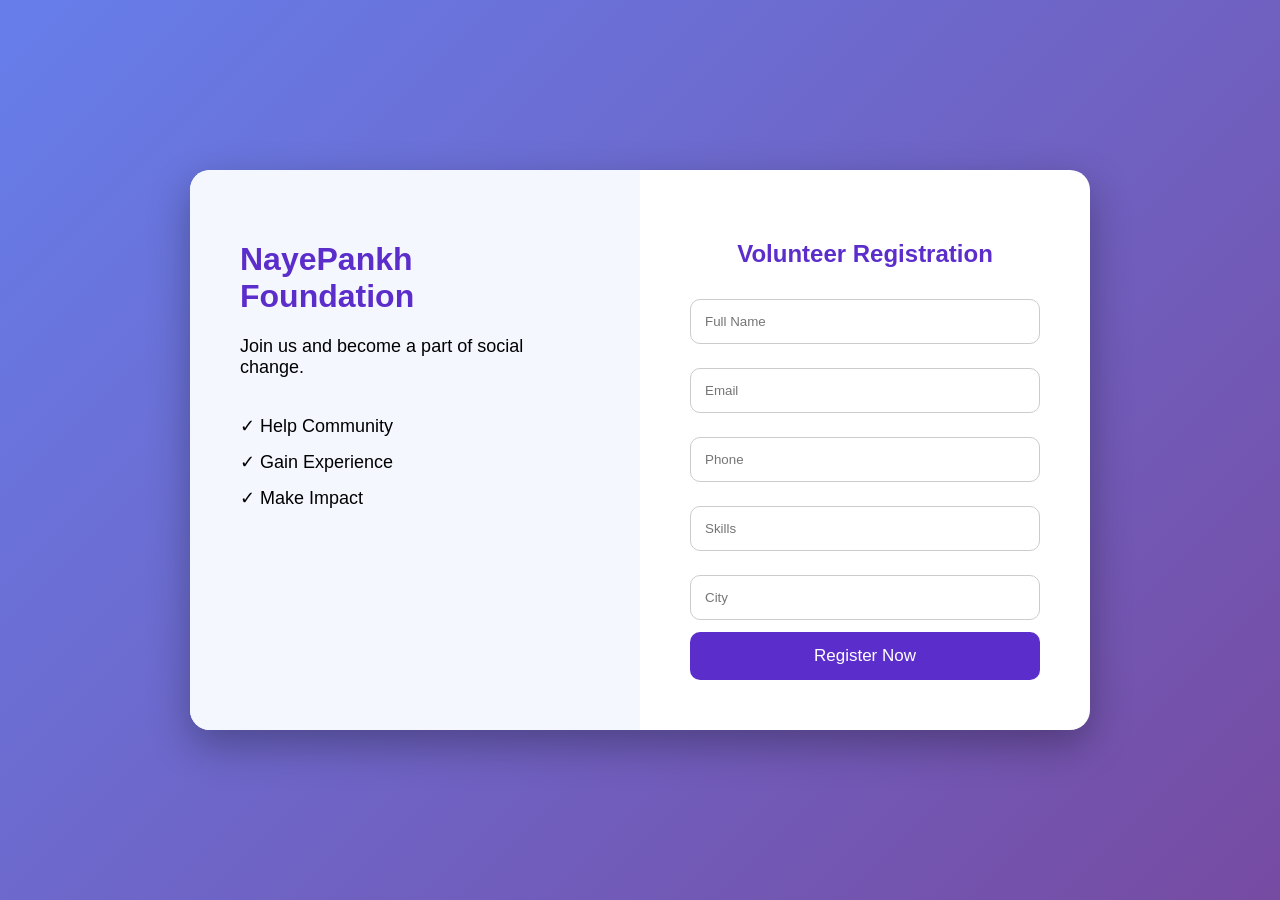
<file: templates/index.html>
<!DOCTYPE html>

<html>

<head>

<title>NayePankh Volunteer</title>

<link rel="stylesheet" href="/static/style.css">

</head>


<body>


<div class="container">


<div class="left">

<h1>NayePankh Foundation</h1>

<p>
Join us and become a part of social change.
</p>


<div class="feature">

✓ Help Community
<br>
✓ Gain Experience
<br>
✓ Make Impact

</div>


</div>



<div class="card">


<h2>Volunteer Registration</h2>


<form action="/register" method="POST">


<input name="name" placeholder="Full Name" required>


<input name="email" placeholder="Email" required>


<input name="phone" placeholder="Phone" required>


<input name="skills" placeholder="Skills" required>


<input name="city" placeholder="City" required>



<button>
Register Now
</button>


</form>


</div>


</div>


</body>

</html>
</file>
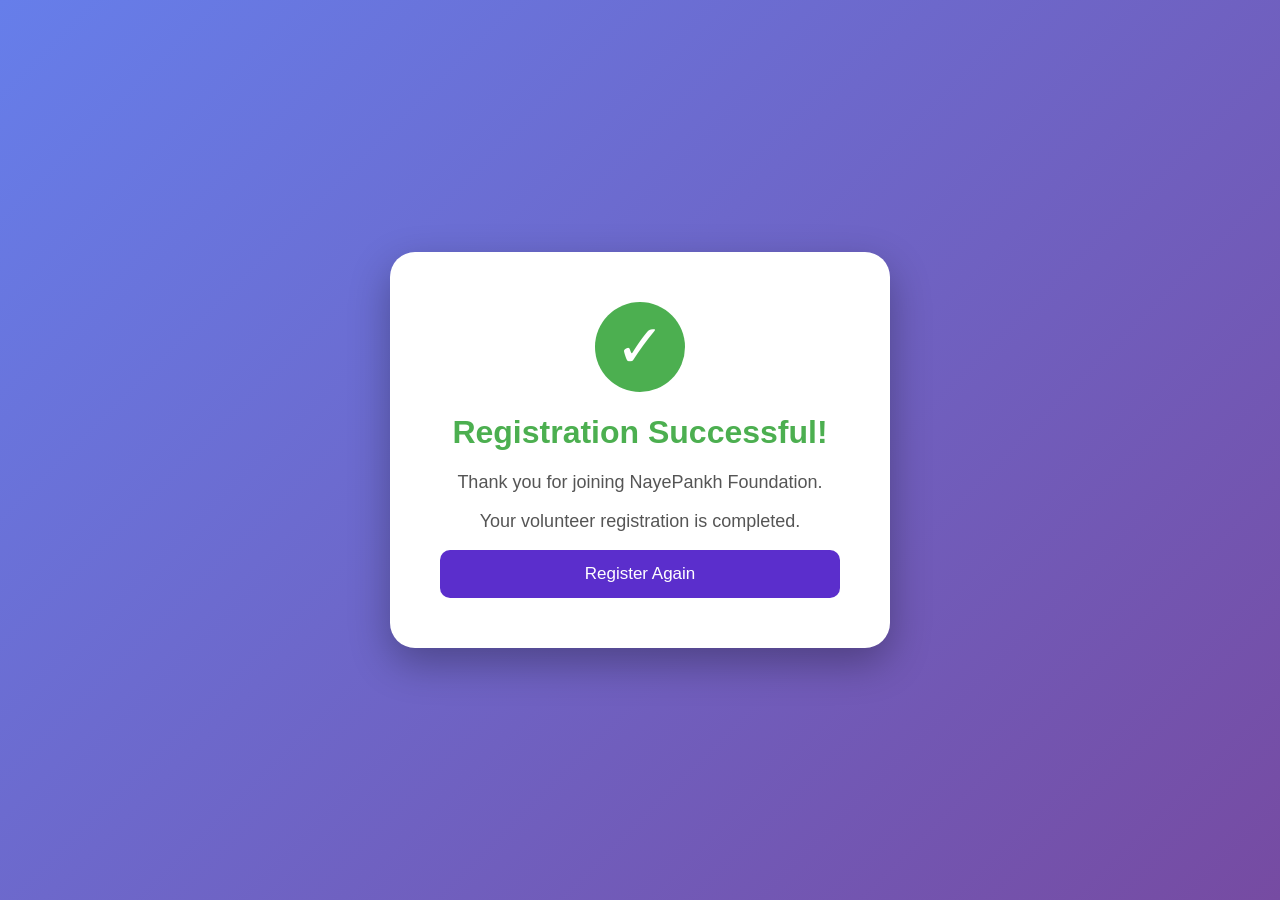
<file: templates/success.html>
<!DOCTYPE html>

<html>

<head>

<title>Success</title>

<link rel="stylesheet" href="/static/style.css">

</head>


<body>


<div class="success-card">


<div class="icon">
✓
</div>


<h1>
Registration Successful!
</h1>


<p>
Thank you for joining NayePankh Foundation.
</p>


<p>
Your volunteer registration is completed.
</p>


<a href="/">

<button>
Register Again
</button>

</a>


</div>


</body>

</html>
</file>
<file: static/style.css>
*{
box-sizing:border-box;
font-family:'Segoe UI',sans-serif;
}


body{

margin:0;
height:100vh;

background:linear-gradient(135deg,#667eea,#764ba2);

display:flex;
justify-content:center;
align-items:center;

}


/* Registration */

.container{

width:900px;
background:white;

display:flex;

border-radius:20px;

overflow:hidden;

box-shadow:0 15px 40px rgba(0,0,0,0.3);

}


.left{

width:50%;
padding:50px;

background:#f5f7ff;

}


.left h1{

color:#5b2ecc;

}


.left p{

font-size:18px;

}



.feature{

margin-top:30px;

font-size:18px;

line-height:2;

}



.card{

width:50%;
padding:50px;

}


.card h2{

text-align:center;

color:#5b2ecc;

}



input{

width:100%;

padding:14px;

margin:12px 0;

border-radius:10px;

border:1px solid #ccc;

}



button{

width:100%;

padding:14px;

border:none;

border-radius:10px;

background:#5b2ecc;

color:white;

font-size:17px;

cursor:pointer;

}


button:hover{

background:#4020a0;

}



/* Success */

.success-card{

width:500px;

background:white;

padding:50px;

text-align:center;

border-radius:25px;

box-shadow:0 15px 40px rgba(0,0,0,0.3);

}



.icon{

width:90px;

height:90px;

margin:auto;

border-radius:50%;

background:#4CAF50;

color:white;

font-size:60px;

line-height:90px;

}



.success-card h1{

color:#4CAF50;

}


.success-card p{

font-size:18px;

color:#555;

}
</file>
